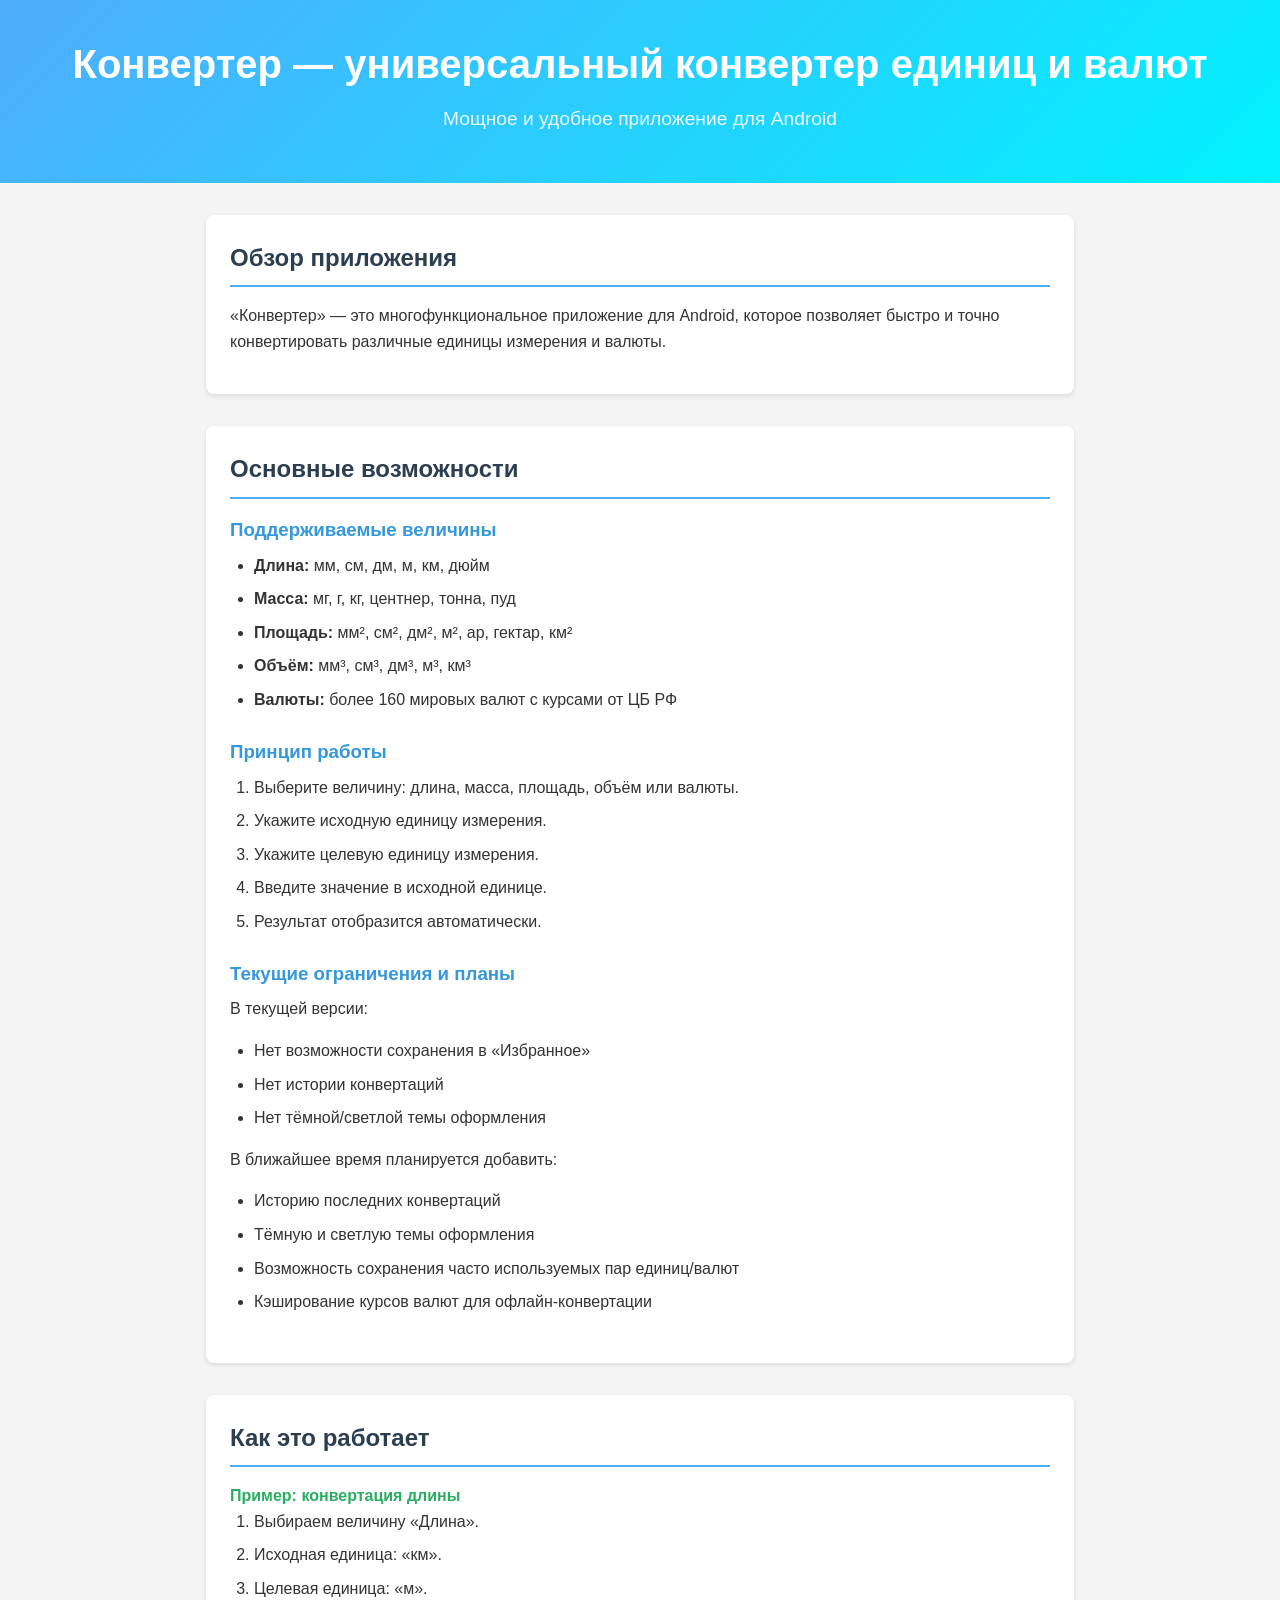
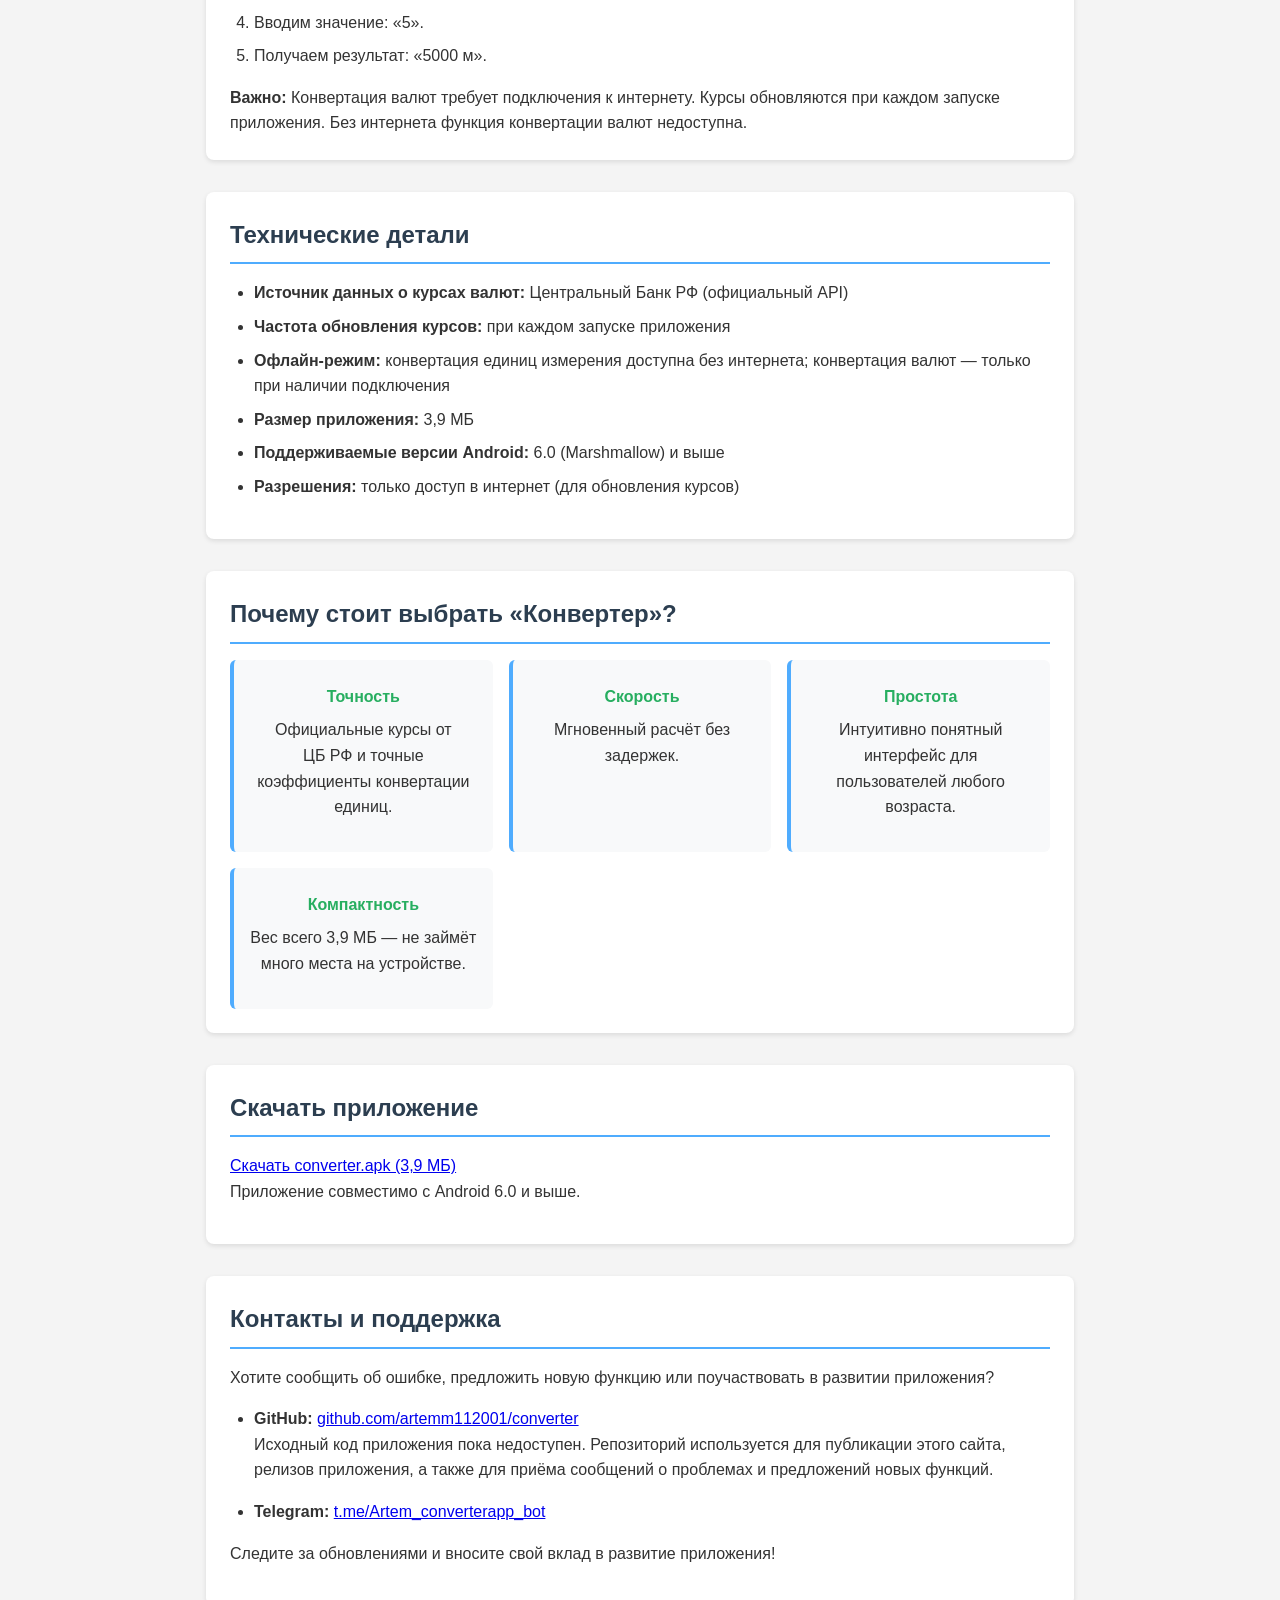
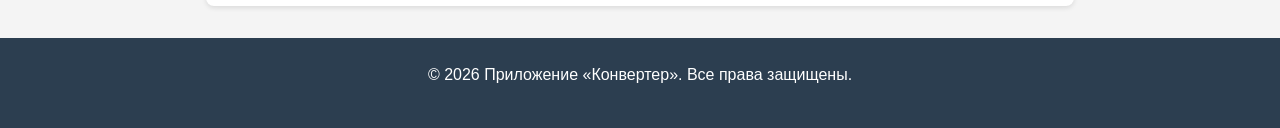
<file: docs/index.html>
<!DOCTYPE html>
<html lang="ru">
<head>
    <meta charset="UTF-8">
    <meta name="viewport" content="width=device-width, initial-scale=1.0">
    <title>Конвертер — приложение для Android</title>
    <link rel="stylesheet" href="style.css">
    <link rel="icon" href="AppIcon.png" type="image/png">
</head>
<body>
    <header>
        <h1>Конвертер — универсальный конвертер единиц и валют</h1>
        <p>Мощное и удобное приложение для Android</p>
    </header>

    <main>
        <section id="overview">
            <h2>Обзор приложения</h2>
            <p>«Конвертер» — это многофункциональное приложение для Android, которое позволяет быстро и точно конвертировать различные единицы измерения и валюты.</p>
        </section>

        <section id="features">
            <h2>Основные возможности</h2>

            <article>
                <h3>Поддерживаемые величины</h3>
                <ul>
                    <li><strong>Длина:</strong> мм, см, дм, м, км, дюйм</li>
                    <li><strong>Масса:</strong> мг, г, кг, центнер, тонна, пуд</li>
                    <li><strong>Площадь:</strong> мм², см², дм², м², ар, гектар, км²</li>
                    <li><strong>Объём:</strong> мм³, см³, дм³, м³, км³</li>
                    <li><strong>Валюты:</strong> более 160 мировых валют с курсами от ЦБ РФ</li>
                </ul>
            </article>

            <article>
                <h3>Принцип работы</h3>
                <ol>
                    <li>Выберите величину: длина, масса, площадь, объём или валюты.</li>
                    <li>Укажите исходную единицу измерения.</li>
                    <li>Укажите целевую единицу измерения.</li>
                    <li>Введите значение в исходной единице.</li>
                    <li>Результат отобразится автоматически.</li>
                </ol>
            </article>

            <article>
                <h3>Текущие ограничения и планы</h3>
                <p>В текущей версии:</p>
                <ul>
                    <li>Нет возможности сохранения в «Избранное»</li>
                    <li>Нет истории конвертаций</li>
                    <li>Нет тёмной/светлой темы оформления</li>
                </ul>
                <p>В ближайшее время планируется добавить:</p>
                <ul>
                    <li>Историю последних конвертаций</li>
                    <li>Тёмную и светлую темы оформления</li>
                    <li>Возможность сохранения часто используемых пар единиц/валют</li>
                    <li>Кэширование курсов валют для офлайн‑конвертации</li>
                </ul>
            </article>
        </section>

        <section id="how-it-works">
            <h2>Как это работает</h2>
            <div class="example-scenario">
                <h4>Пример: конвертация длины</h4>
                <ol>
                    <li>Выбираем величину «Длина».</li>
                    <li>Исходная единица: «км».</li>
                    <li>Целевая единица: «м».</li>
                    <li>Вводим значение: «5».</li>
                    <li>Получаем результат: «5000 м».</li>
                </ol>
            </div>

            <div class="important-note">
                <strong>Важно:</strong> Конвертация валют требует подключения к интернету. Курсы обновляются при каждом запуске приложения. Без интернета функция конвертации валют недоступна.
            </div>
        </section>

        <section id="technical-details">
            <h2>Технические детали</h2>
            <ul>
                <li><strong>Источник данных о курсах валют:</strong> Центральный Банк РФ (официальный API)</li>
                <li><strong>Частота обновления курсов:</strong> при каждом запуске приложения</li>
                <li><strong>Офлайн‑режим:</strong> конвертация единиц измерения доступна без интернета; конвертация валют — только при наличии подключения</li>
                <li><strong>Размер приложения:</strong> 3,9 МБ</li>
                <li><strong>Поддерживаемые версии Android:</strong> 6.0 (Marshmallow) и выше</li>
                <li><strong>Разрешения:</strong> только доступ в интернет (для обновления курсов)</li>
            </ul>
        </section>

        <section id="benefits">
            <h2>Почему стоит выбрать «Конвертер»?</h2>
            <div class="benefits-grid">
                <div class="benefit-card">
                    <h4>Точность</h4>
                    <p>Официальные курсы от ЦБ РФ и точные коэффициенты конвертации единиц.</p>
                </div>
                <div class="benefit-card">
                    <h4>Скорость</h4>
                    <p>Мгновенный расчёт без задержек.</p>
                </div>
                <div class="benefit-card">
                    <h4>Простота</h4>
                    <p>Интуитивно понятный интерфейс для пользователей любого возраста.</p>
                </div>
                <div class="benefit-card">
                    <h4>Компактность</h4>
                    <p>Вес всего 3,9 МБ — не займёт много места на устройстве.</p>
                </div>
            </div>
        </section>

        <section id="download">
            <h2>Скачать приложение</h2>
            <div class="download-box">
                <a href="converter.apk" class="download-btn" download>
                    Скачать converter.apk (3,9 МБ)
                </a>
                <p class="download-info">
                    Приложение совместимо с Android 6.0 и выше.
                </p>
            </div>
        </section>

        <section id="contacts">
            <h2>Контакты и поддержка</h2>
            <div class="contact-info">
                <p>Хотите сообщить об ошибке, предложить новую функцию или поучаствовать в развитии приложения?</p>
                <ul class="contact-links">
                    <li>
                        <strong>GitHub:</strong>
                        <a href="https://github.com/artemm112001/converter" target="_blank">github.com/artemm112001/converter</a>
                        <p class="github-note">Исходный код приложения пока недоступен. Репозиторий используется для публикации этого сайта, релизов приложения, а также для приёма сообщений о проблемах и предложений новых функций.</p>
                    </li>
            <li>
                        <strong>Telegram:</strong>
                        <a href="https://t.me/Artem_converterapp_bot" target="_blank">t.me/Artem_converterapp_bot</a>
            </li>
                </ul>
                <p>Следите за обновлениями и вносите свой вклад в развитие приложения!</p>
            </div>
        </section>
    </main>

    <footer>
        <p>&copy; 2026 Приложение «Конвертер». Все права защищены.</p>
    </footer>
</body>
</html>
</file>
<file: docs/style.css>
* {
margin: 0;
padding: 0;
box-sizing: border-box;
}

body {
    font-family: 'Segoe UI', Tahoma, Geneva, Verdana, sans-serif;
    line-height: 1.6;
    color: #333;
    background-color: #f4f4f4;
}

header {
    background: linear-gradient(135deg, #4facfe 0%, #00f2fe 100%);
    color: white;
    text-align: center;
    padding: 2rem 0;
}

header h1 {
    font-size: 2.5rem;
    margin-bottom: 0.5rem;
}

header p {
    font-size: 1.2rem;
    opacity: 0.9;
}

main {
    max-width: 900px;
    margin: 2rem auto;
    padding: 0 1rem;
}

section {
    background: white;
    margin-bottom: 2rem;
    padding: 1.5rem;
    border-radius: 8px;
    box-shadow: 0 2px 5px rgba(0,0,0,0.1);
}

h2 {
    color: #2c3e50;
    margin-bottom: 1rem;
    border-bottom: 2px solid #4facfe;
    padding-bottom: 0.5rem;
}

h3 {
    color: #3498db;
    margin: 1rem 0 0.5rem;
}

h4 {
    color: #27ae60;
    margin-top: 0.5rem;
}

article {
    margin-bottom: 1.5rem;
}

p {
    margin-bottom: 1rem;
}

ul, ol {
    margin-left: 1.5rem;
    margin-bottom: 1rem;
}

li {
    margin-bottom: 0.5rem;
}

.benefits-grid {
    display: grid;
    grid-template-columns: repeat(auto-fit, minmax(220px, 1fr));
    gap: 1rem;
    margin-top: 1rem;
}

.benefit-card {
    background: #f8f9fa;
    padding: 1rem;
    border-radius: 6px;
    text-align: center;
    border-left: 4px solid #4facfe;
}

.benefit-card h4 {
    margin-bottom: 0.5rem;
}

footer {
    text-align: center;
    padding: 1.5rem 0;
    background: #2c3e50;
    color: white;
}

@media (max-width: 768px) {
    header h1 {
        font-size: 2rem;
    }

    main {
        margin:
        .important-note {
            background: #fff3cd;
            border-left: 4px solid #ffc107;
            padding: 1rem;
            margin: 1.5rem 0;
            border-radius: 0 4px 4px 0;
        }

        .important-note strong {
            color: #856404;
        }
        .important-note {
            background: #fff3cd;
            border-left: 4px solid #ffc107;
            padding: 1rem;
            margin: 1.5rem 0;
            border-radius: 0 4px 4px 0;
        }

        .important-note strong {
            color: #856404;
        }

        .example-scenario {
            background: #f8f9fa;
            padding: 1.5rem;
            border-radius: 8px;
            margin: 1.5rem 0;
        }

        .example-scenario h4 {
            margin-top: 0;
            color: #27ae60;
        }
        .important-note {
            background: #fff3cd;
            border-left: 4px solid #ffc107;
            padding: 1rem;
            margin: 1.5rem 0;
            border-radius: 0 4px 4px 0;
        }

        .important-note strong {
            color: #856404;
        }

        .example-scenario {
            background: #f8f9fa;
            padding: 1.5rem;
            border-radius: 8px;
            margin: 1.5rem 0;
        }

        .example-scenario h4 {
            margin-top: 0;
            color: #27ae60;
        }

        .download-box {
            text-align: center;
            padding: 2rem;
            background: linear-gradient(135deg, #667eea 0%, #764ba2 100%);
            border-radius: 8px;
        }

        .download-btn {
            display: inline-block;
            background: white;
            color: #667eea;
            padding: 1rem 2rem;
            text-decoration:
            .important-note {
                background: #fff3cd;
                border-left: 4px solid #ffc107;
                padding: 1rem;
                margin: 1.5rem 0;
                border-radius: 0 4px 4px 0;
            }

            .important-note strong {
                color: #856404;
            }

            .example-scenario {
                background: #f8f9fa;
                padding: 1.5rem;
                border-radius: 8px;
                margin: 1.5rem 0;
            }

            .example-scenario h4 {
                margin-top: 0;
                color: #27ae60;
            }

            .download-box {
                text-align: center;
                padding: 2rem;
                background: linear-gradient(135deg, #667eea 0%, #764ba2
                .github-note {
                    font-size: 0.9rem;
                    color: #6c757d;
                    margin-top: 0.5rem;
                    padding: 0.75rem 1rem;
                    background: #f8f9fa;
                    border-left: 3px solid #007bff;
                    border-radius: 0 4px 4px 0;
                }

                .important-note {
                    background: #fff3cd;
                    border-left: 4px solid #ffc107;
                    padding: 1rem;
                    margin: 1.5rem 0;
                    border-radius: 0 4px 4px 0;
                }

                .important-note strong {
                    color: #856404;
                }

                .example-scenario {
                    background: #f8f9fa;
                    padding: 1.5rem;
                    border
</file>
